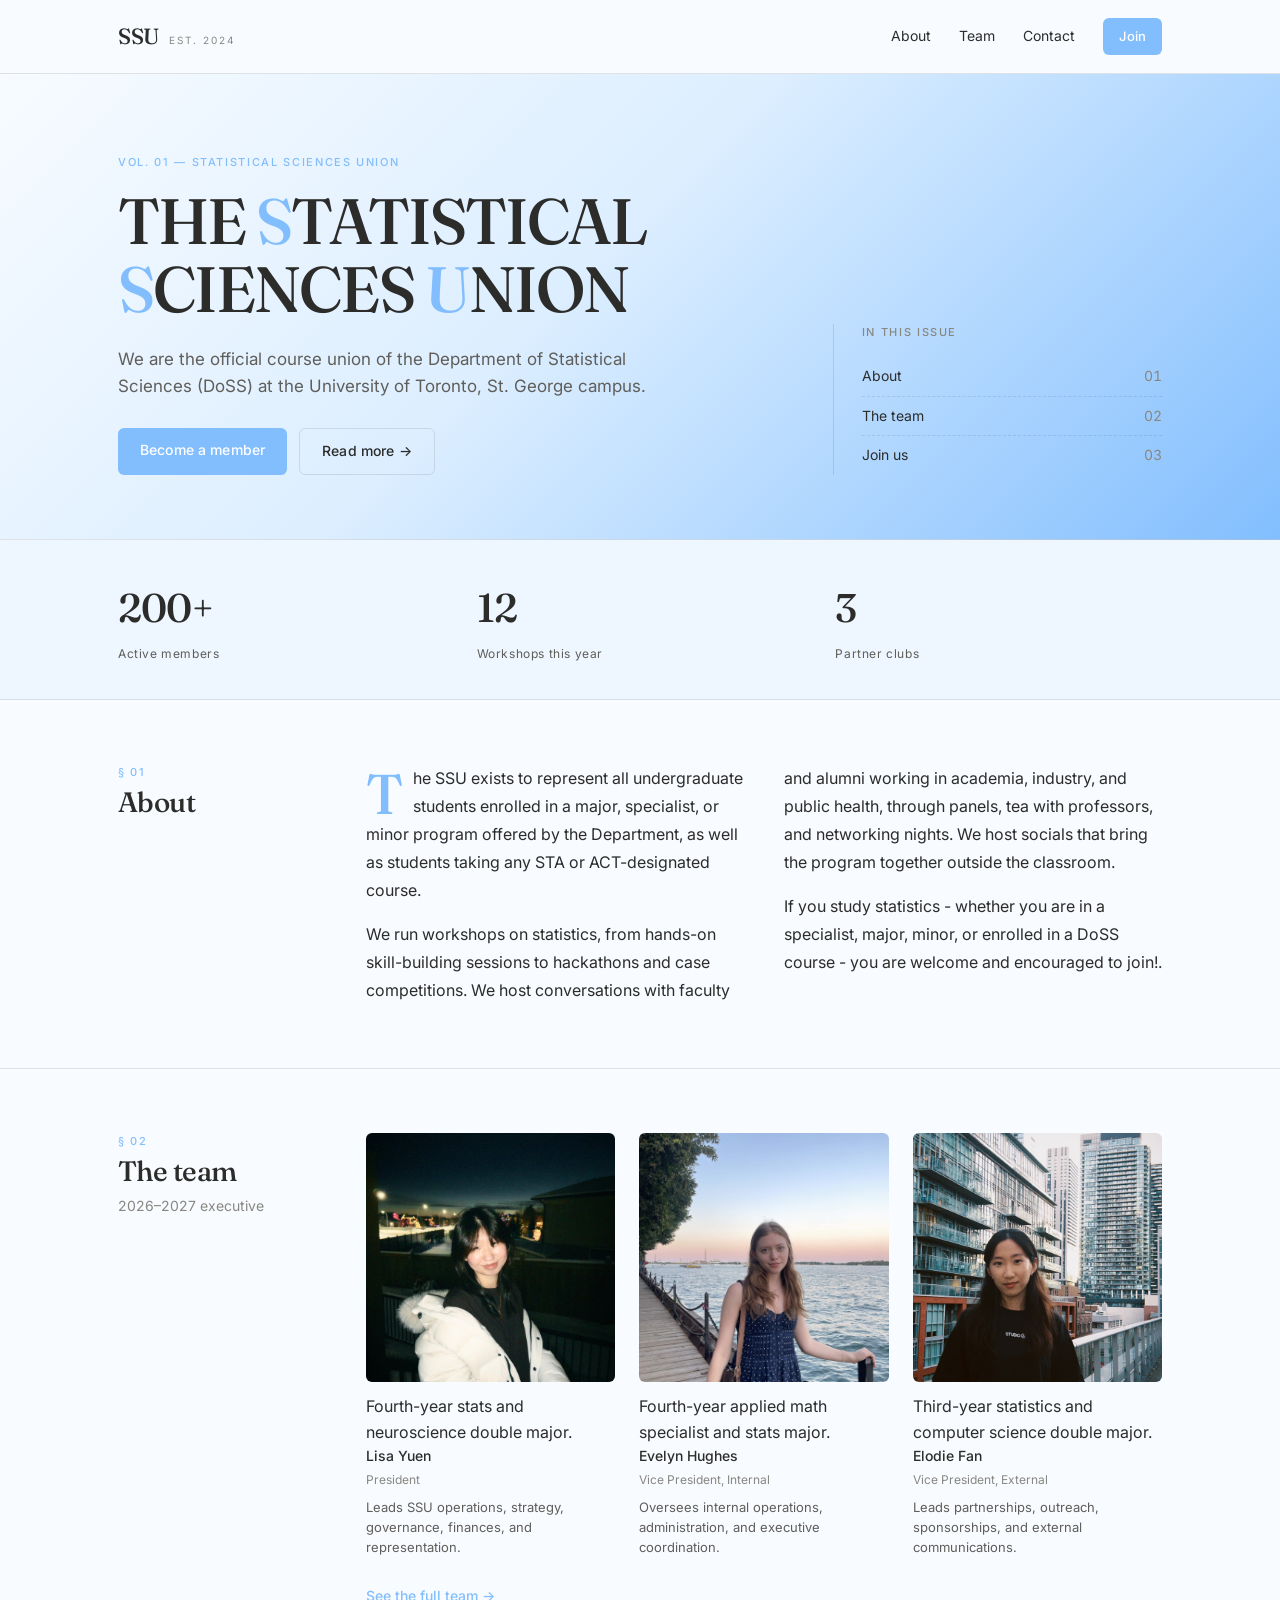
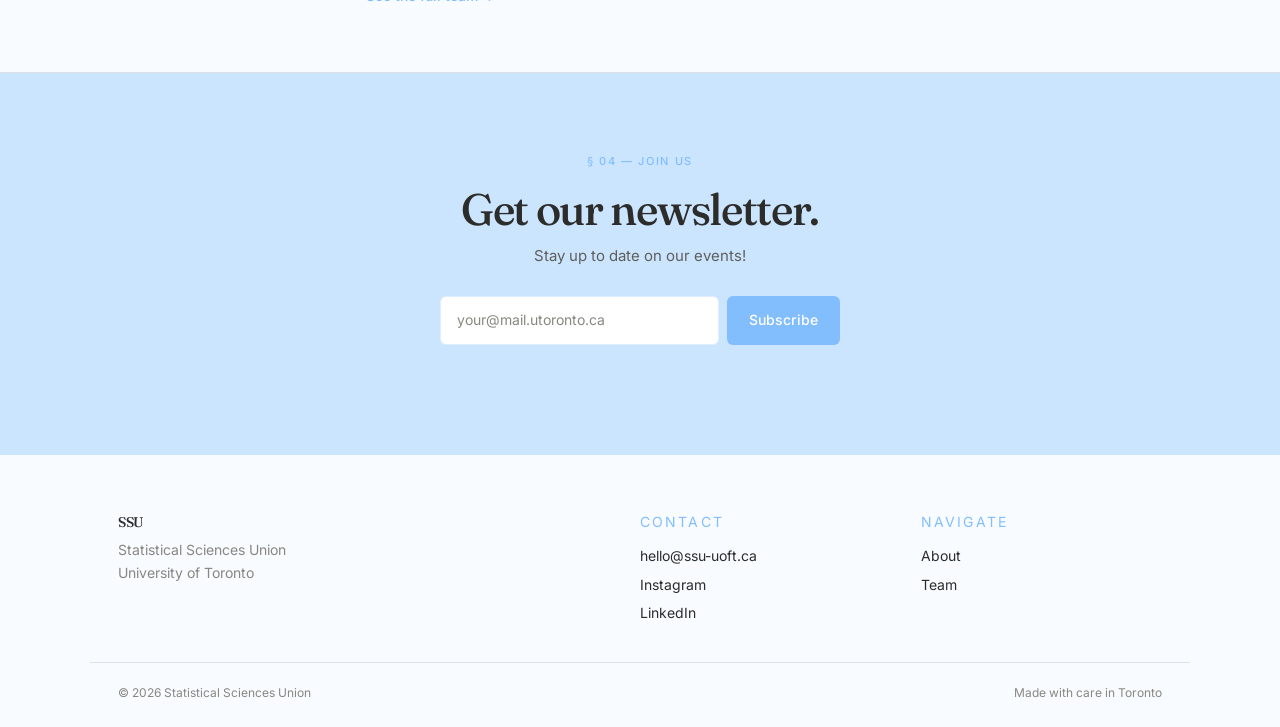
<file: index.html>
<!DOCTYPE html>
<html lang="en">
<head>
  <meta charset="UTF-8" />
  <meta name="viewport" content="width=device-width, initial-scale=1.0" />
  <meta name="description" content="Statistical Sciences Union at the University of Toronto" />
  <title>SSU · Statistical Sciences Union at UofT</title>
  <link rel="preconnect" href="https://fonts.googleapis.com" />
  <link rel="preconnect" href="https://fonts.gstatic.com" crossorigin />
  <link href="https://fonts.googleapis.com/css2?family=Fraunces:opsz,wght,SOFT@9..144,400;9..144,500;9..144,400..500&family=Inter:wght@400;500&display=swap" rel="stylesheet" />
  <link rel="stylesheet" href="assets/css/main.css" />
</head>
<body>


  <div id="masthead"></div>


  <main>


    <section class="hero">
      <div class="container hero__inner">
        <div class="hero__main">
          <p class="eyebrow">Vol. 01 &mdash; Statistical Sciences Union</p>
          <h1 class="display">
            THE <b>S</b>TATISTICAL <b>S</b>CIENCES <b>U</b>NION
          </h1>
          <p class="lede">
             We are the official course union of the Department of Statistical Sciences (DoSS) at the University of Toronto, St. George campus. 
          </p>
          <div class="hero__actions">
            <a href="#join" class="btn btn--primary">Become a member</a>
            <a href="#about" class="btn btn--ghost">Read more &rarr;</a>
          </div>
        </div>
        <aside class="hero__toc" aria-label="Table of contents">
          <p class="eyebrow eyebrow--muted">In this issue</p>
          <ol class="toc">
            <li><a href="#about"><span>About</span><span class="toc__num">01</span></a></li>
            <li><a href="pages/team.html"><span>The team</span><span class="toc__num">02</span></a></li>
            <!-- <li><a href="pages/resources.html"><span>Resources</span><span class="toc__num">03</span></a></li> -->
            <li><a href="#join"><span>Join us</span><span class="toc__num">03</span></a></li>
          </ol>
        </aside>
      </div>
    </section>


    <section class="stats">
      <div class="container stats__grid">
        <div class="stat">
          <p class="stat__num">200+</p>
          <p class="stat__label">Active members</p>
        </div>
        <div class="stat">
          <p class="stat__num">12</p>
          <p class="stat__label">Workshops this year</p>
        </div>
        <div class="stat">
          <p class="stat__num">3</p>
          <p class="stat__label">Partner clubs</p>
        </div>
      </div>
    </section>


    <section class="article" id="about">
      <div class="container article__grid">
        <header class="article__header">
          <p class="section-num">&sect; 01</p>
          <h2 class="section-title">About</h2>
        </header>
        <div class="article__body prose">
          <p class="dropcap">
            The SSU exists to represent all undergraduate students enrolled in a major, specialist, or minor program offered by the Department, as well as students taking any STA or ACT-designated course.
          </p>
          <p>
            We run workshops on statistics, from hands-on skill-building sessions to hackathons and case competitions. We host conversations with faculty and alumni working in academia, industry, and public health, through panels, tea with professors, and networking nights. We host socials that bring the program together outside the classroom.
          </p>
          <p>
            If you study statistics - whether you are in a specialist, major, minor, or enrolled in a DoSS course - you are welcome and encouraged to join!.
          </p>
        </div>
      </div>
    </section>


    <section class="article" id="team">
      <div class="container article__grid">
        <header class="article__header">
          <p class="section-num">&sect; 02</p>
          <h2 class="section-title">The team</h2>
          <p class="section-caption">2026&ndash;2027 executive</p>
        </header>
        <div class="article__body">
          <div id="teamGrid" class="team-grid" data-names="Lisa Yuen, Evelyn Hughes, Elodie Fan"></div>
          <p class="see-all"><a href="pages/team.html">See the full team &rarr;</a></p>
        </div>
      </div>
    </section>

    <!--
    <section class="article" id="resources">
      <div class="container article__grid">
        <header class="article__header">
          <p class="section-num">&sect; 03</p>
          <h2 class="section-title">Resources</h2>
          <p class="section-caption">Study guides, course notes, and cheat sheets written by students who took the courses.</p>
        </header>
        <div class="article__body">
          <ul class="resource-list">
            <li class="resource">
              <div>
                <p class="resource__title">STA257 study guide</p>
                <p class="resource__desc">Probability foundations, with worked examples</p>
              </div>
              <a href="#" class="resource__cta">Read &rarr;</a>
            </li>
            <li class="resource">
              <div>
                <p class="resource__title">STA314 cheat sheets</p>
                <p class="resource__desc">Statistical machine learning, by topic</p>
              </div>
              <a href="#" class="resource__cta">Read &rarr;</a>
            </li>
            <li class="resource">
              <div>
                <p class="resource__title">Course planning guide</p>
                <p class="resource__desc">From current students, on what to take when</p>
              </div>
              <a href="#" class="resource__cta">Read &rarr;</a>
            </li>
          </ul>
          <p class="see-all"><a href="pages/resources.html">Browse all resources &rarr;</a></p>
        </div>
      </div>
    </section>
    -->

    <section class="join" id="join">
      <div class="container join__inner">
        <p class="eyebrow eyebrow--accent">&sect; 04 &mdash; Join us</p>
        <h2 class="join__title">Get our newsletter.</h2>
        <p class="join__lede">
          Stay up to date on our events!
        </p>
        <form class="join__form" id="joinForm" novalidate>
          <label for="email" class="sr-only">Email address</label>
          <input
            type="email"
            id="email"
            name="email"
            placeholder="your@mail.utoronto.ca"
            required
          />
          <button type="submit" class="btn btn--primary">Subscribe</button>
        </form>
        <p class="join__note" id="joinNote" role="status"></p>
      </div>
    </section>

  </main>

  <div id="footer"></div>

  <script src="assets/js/header_footer.js"></script>
  <script src="assets/js/main.js"></script>
  <script src="assets/js/team.js"></script>
</body>
</html>
</file>
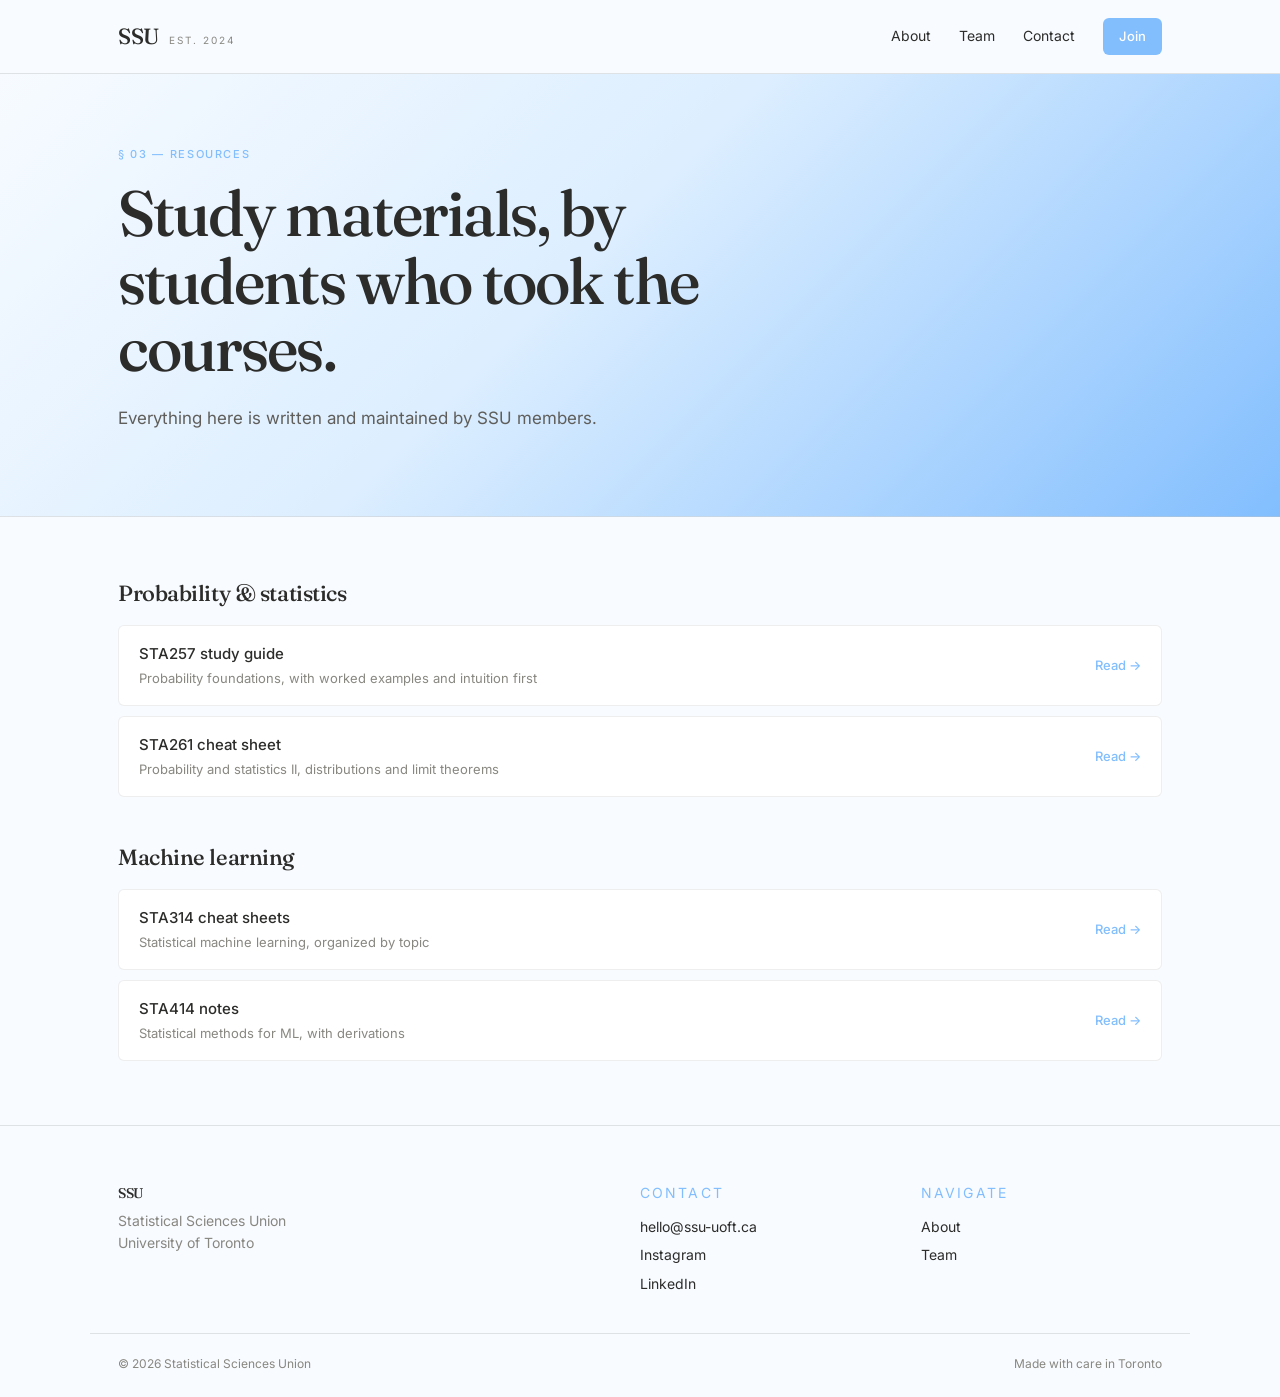
<file: pages/resources.html>
<!DOCTYPE html>
<html lang="en">
<head>
  <meta charset="UTF-8" />
  <meta name="viewport" content="width=device-width, initial-scale=1.0" />
  <meta name="description" content="Study guides, course notes, and resources from the Statistical Sciences Union at UofT." />
  <title>Resources · SSU</title>
  <link rel="preconnect" href="https://fonts.googleapis.com" />
  <link rel="preconnect" href="https://fonts.gstatic.com" crossorigin />
  <link href="https://fonts.googleapis.com/css2?family=Fraunces:opsz,wght,SOFT@9..144,400;9..144,500;9..144,400..500&family=Inter:wght@400;500&display=swap" rel="stylesheet" />
  <link rel="stylesheet" href="../assets/css/main.css" />
</head>
<body>


  <div id="masthead"></div>


  <main>


    <section class="page-header">
      <div class="container">
        <p class="eyebrow">&sect; 03 &mdash; Resources</p>
        <h1 class="display">Study materials, by students who took the courses.</h1>
        <p class="lede">
          Everything here is written and maintained by SSU members.
        </p>
      </div>
    </section>


    <section class="article">
      <div class="container">


        <div class="resource-section">
          <h2 class="section-title">Probability &amp; statistics</h2>
          <ul class="resource-list">
            <li class="resource">
              <div>
                <p class="resource__title">STA257 study guide</p>
                <p class="resource__desc">Probability foundations, with worked examples and intuition first</p>
              </div>
              <a href="#" class="resource__cta">Read &rarr;</a>
            </li>
            <li class="resource">
              <div>
                <p class="resource__title">STA261 cheat sheet</p>
                <p class="resource__desc">Probability and statistics II, distributions and limit theorems</p>
              </div>
              <a href="#" class="resource__cta">Read &rarr;</a>
            </li>
          </ul>
        </div>


        <div class="resource-section">
          <h2 class="section-title">Machine learning</h2>
          <ul class="resource-list">
            <li class="resource">
              <div>
                <p class="resource__title">STA314 cheat sheets</p>
                <p class="resource__desc">Statistical machine learning, organized by topic</p>
              </div>
              <a href="#" class="resource__cta">Read &rarr;</a>
            </li>
            <li class="resource">
              <div>
                <p class="resource__title">STA414 notes</p>
                <p class="resource__desc">Statistical methods for ML, with derivations</p>
              </div>
              <a href="#" class="resource__cta">Read &rarr;</a>
            </li>
          </ul>
        </div>


      </div>
    </section>


  </main>


  <div id="footer"></div>


  <script src="../assets/js/header_footer.js"></script>
  <script src="../assets/js/main.js"></script>
</body>
</html>
</file>
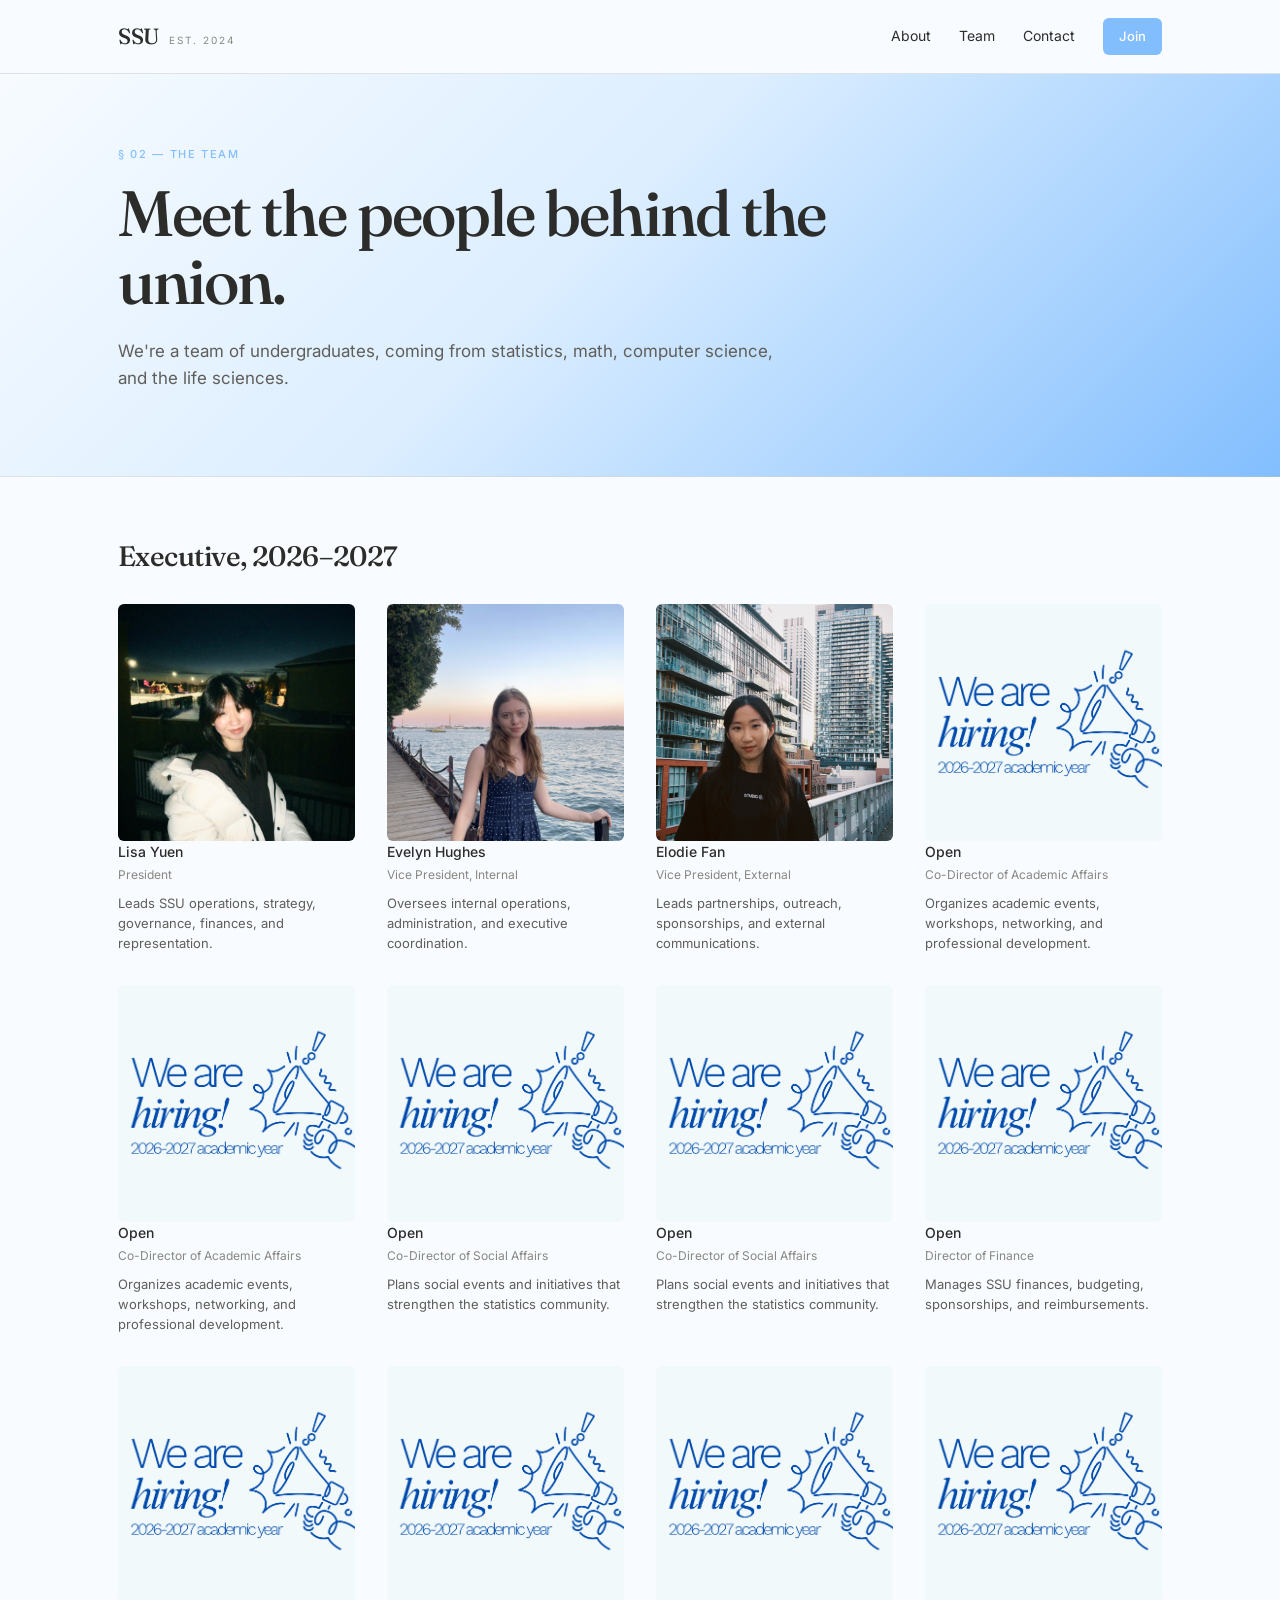
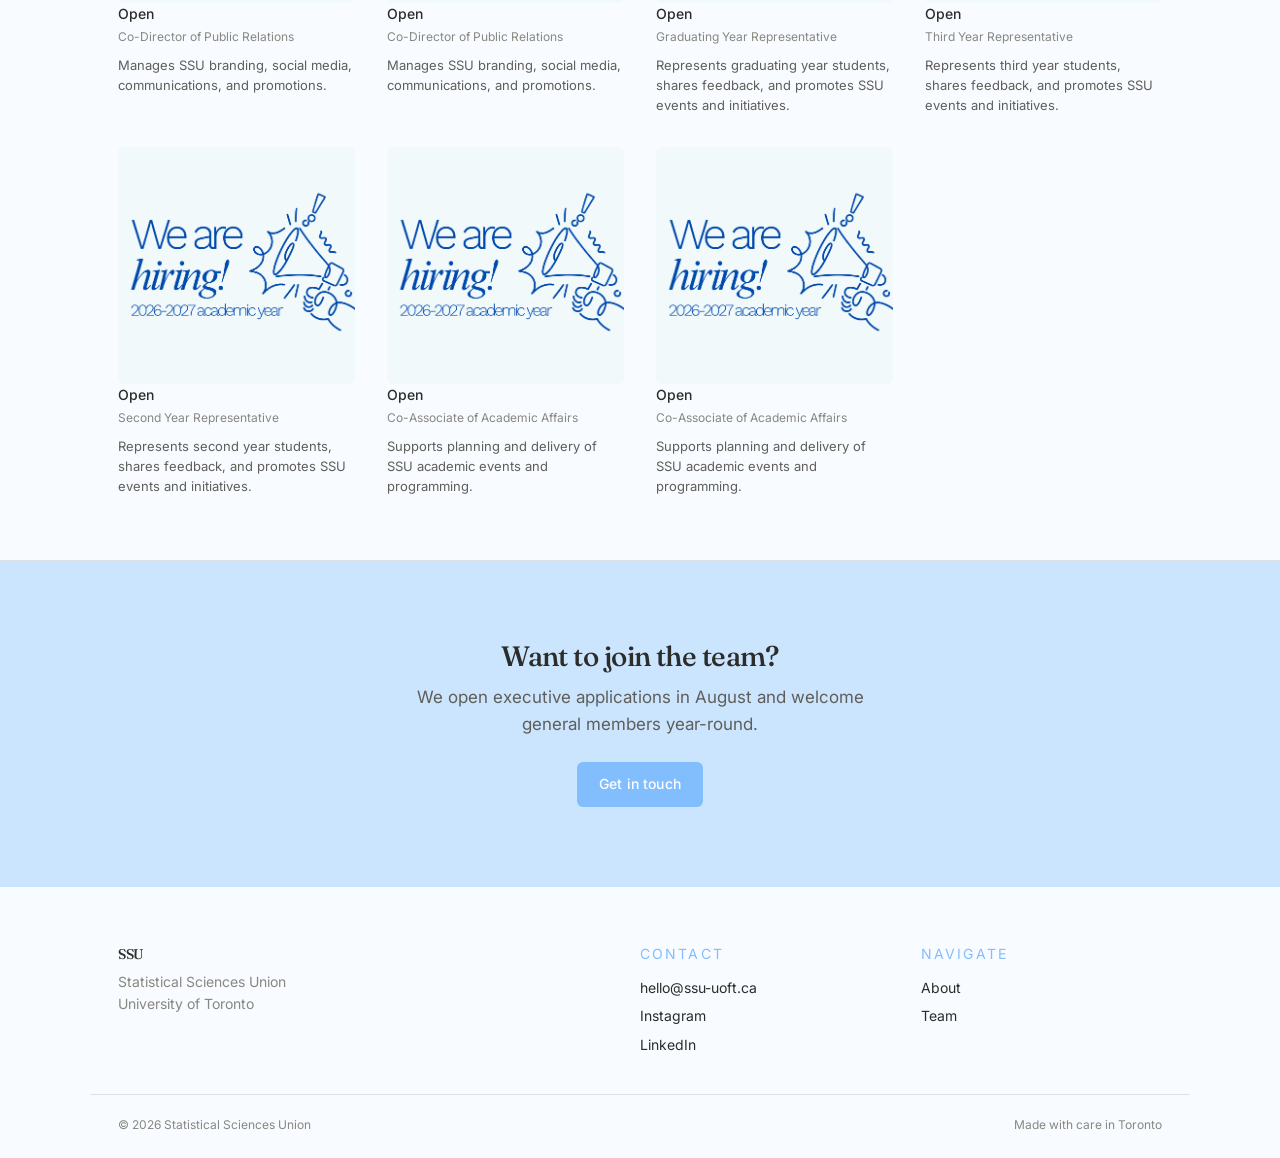
<file: pages/team.html>
<!DOCTYPE html>
<html lang="en">
<head>
  <meta charset="UTF-8" />
  <meta name="viewport" content="width=device-width, initial-scale=1.0" />
  <meta name="description" content="The 2026-2027 executive team of the Statistical Sciences Union at UofT." />
  <title>Team · SSU</title>


  <link rel="preconnect" href="https://fonts.googleapis.com" />
  <link rel="preconnect" href="https://fonts.gstatic.com" crossorigin />
  <link href="https://fonts.googleapis.com/css2?family=Fraunces:opsz,wght,SOFT@9..144,400;9..144,500;9..144,400..500&family=Inter:wght@400;500&display=swap" rel="stylesheet" />
  <link rel="stylesheet" href="../assets/css/main.css" />


  <style>
    /* Hover-to-reveal bio on member portraits */
    .member__portrait-wrap {
      position: relative;
      overflow: hidden;
      border-radius: inherit;
      cursor: default;
    }

    .member__portrait-wrap .member__portrait,
    .member__portrait-wrap .member__portrait--placeholder,
    .member__portrait-wrap .member__portrait--empty {
      margin: 0;
    }

    .member__hover-bio {
      position: absolute;
      inset: 0;
      display: flex;
      align-items: center;
      justify-content: center;
      text-align: center;
      padding: 16px;
      background: rgba(20, 20, 20, 0.86);
      color: #fff;
      font-family: "Inter", sans-serif;
      font-size: 0.9rem;
      line-height: 1.4;
      opacity: 0;
      transform: translateY(6px);
      transition: opacity 0.25s ease, transform 0.25s ease;
      pointer-events: none;
    }


    .member__portrait-wrap:hover .member__hover-bio,
    .member__portrait-wrap:focus-within .member__hover-bio {
      opacity: 1;
      transform: translateY(0);
    }


    .member__portrait-wrap:focus {
      outline: 2px solid rgba(255, 255, 255, 0.6);
      outline-offset: 2px;
    }
  </style>
</head>


<body>


  <div id="masthead"></div>


  <main>


    <section class="page-header">
      <div class="container">
        <p class="eyebrow">&sect; 02 &mdash; The team</p>


        <h1 class="display">
          Meet the people behind the union.
        </h1>


        <p class="lede">
          We're a team of undergraduates, coming from statistics, math, computer science, and the life sciences.
        </p>
      </div>
    </section>


    <section class="article">
      <div class="container">


        <h2 class="section-title" style="margin-bottom:32px;">
          Executive, 2026&ndash;2027
        </h2>


        <!-- Populated automatically by team.js -->
        <div id="teamGrid" class="team-grid team-grid--large"></div>


      </div>
    </section>
   
    <section class="cta-section">
      <div class="container cta-section__inner">
        <h2 class="section-title">Want to join the team?</h2>


        <p class="lede">
          We open executive applications in August and welcome general members
          year-round.
        </p>


        <a href="../index.html#join" class="btn btn--primary">
          Get in touch
        </a>
      </div>
    </section>


  </main>


  <div id="footer"></div>


  <script src="../assets/js/header_footer.js"></script>
  <script src="../assets/js/main.js"></script>
  <script src="../assets/js/team.js"></script>

</body>
</html>
</file>
<file: assets/css/main.css>
/* =========================================================
   SSU · Statistical Sciences Union
   Editorial design system
   ========================================================= */

/* ---------- Design tokens ---------- */
:root {
  /* Colors */
  --paper: #F8FBFF;
  --paper-warm: #EEF6FF;
  --ink: #2C2C2A;
  --ink-soft: #5F5E5A;
  --ink-mute: #888780;
  --rule: rgba(44, 44, 42, 0.12);
  --rule-soft: rgba(44, 44, 42, 0.08);
  --accent: #82BEFE;
  --accent-deep: #5FA8F5;
  --card: #FFFFFF;

  /* Type */
  --font-serif: "Fraunces", "Iowan Old Style", Georgia, serif;
  --font-sans: "Inter", -apple-system, BlinkMacSystemFont, "Segoe UI", sans-serif;

  /* Layout */
  --container: 1100px;
  --container-pad: 28px;
  --radius: 6px;

  /* Motion */
  --ease: cubic-bezier(0.2, 0.7, 0.2, 1);
}

/* ---------- Reset ---------- */
*, *::before, *::after { box-sizing: border-box; }
html { scroll-behavior: smooth; }
body {
  margin: 0;
  font-family: var(--font-sans);
  font-size: 16px;
  line-height: 1.6;
  color: var(--ink);
  background: var(--paper);
  -webkit-font-smoothing: antialiased;
  text-rendering: optimizeLegibility;
}
img { max-width: 100%; display: block; }
a { color: inherit; text-decoration: none; }
button { font: inherit; cursor: pointer; }

.sr-only {
  position: absolute;
  width: 1px; height: 1px;
  padding: 0; margin: -1px;
  overflow: hidden;
  clip: rect(0, 0, 0, 0);
  border: 0;
}

/* ---------- Layout ---------- */
.container {
  max-width: var(--container);
  margin: 0 auto;
  padding: 0 var(--container-pad);
}

/* ---------- Typography ---------- */
h1, h2, h3 {
  font-family: var(--font-serif);
  font-weight: 500;
  letter-spacing: -0.02em;
  margin: 0;
  color: var(--ink);
}

.display {
  font-size: clamp(40px, 6vw, 64px);
  line-height: 1.05;
  letter-spacing: -0.03em;
  margin: 0 0 24px;
}
.display em {
  font-style: italic;
  color: var(--accent);
  font-feature-settings: "ss01";
}

.display b {
  font-weight: 500;
  color: var(--accent);
  font-feature-settings: "ss01";
}

.lede {
  font-size: 17px;
  line-height: 1.6;
  color: var(--ink-soft);
  max-width: 52ch;
  margin: 0 0 28px;
}

.eyebrow {
  font-family: var(--font-sans);
  font-size: 11px;
  font-weight: 500;
  letter-spacing: 0.15em;
  text-transform: uppercase;
  color: var(--accent);
  margin: 0 0 16px;
}
.eyebrow--muted { color: var(--ink-mute); }
.eyebrow--accent { color: var(--accent); }

.section-num {
  font-family: var(--font-sans);
  font-size: 11px;
  font-weight: 500;
  letter-spacing: 0.15em;
  text-transform: uppercase;
  color: var(--accent);
  margin: 0 0 6px;
}

.section-title {
  font-size: 28px;
  line-height: 1.1;
  margin: 0 0 8px;
}

.section-caption {
  font-size: 14px;
  color: var(--ink-mute);
  margin: 8px 0 0;
  max-width: 28ch;
}

/* ---------- Buttons ---------- */
.btn {
  display: inline-block;
  font-family: var(--font-sans);
  font-size: 14px;
  font-weight: 500;
  padding: 11px 22px;
  border-radius: var(--radius);
  transition: background 0.2s var(--ease), color 0.2s var(--ease), transform 0.2s var(--ease);
  border: 1px solid transparent;
  letter-spacing: 0.01em;
}
.btn--primary {
  background: #82BEFE;
  color: white;
  border: none;
}
.btn--primary:hover {
  background: #6FB2FF;
}
.btn--ghost {
  background: transparent;
  color: var(--ink);
  border-color: var(--rule);
}
.btn--ghost:hover { background: var(--paper-warm); }

/* ---------- Masthead ---------- */
.masthead {
  position: sticky;
  top: 0;
  z-index: 50;
  background: var(--paper);
  border-bottom: 1px solid var(--rule);
  backdrop-filter: blur(6px);
}
.masthead__inner {
  display: flex;
  justify-content: space-between;
  align-items: center;
  padding-top: 18px;
  padding-bottom: 18px;
}
.masthead__logo {
  display: flex;
  align-items: baseline;
  gap: 10px;
}
.logo-mark {
  font-family: var(--font-serif);
  font-size: 22px;
  font-weight: 500;
  letter-spacing: -0.02em;
  color: var(--ink);
}
.logo-tag {
  font-size: 10px;
  letter-spacing: 0.2em;
  text-transform: uppercase;
  color: var(--ink-mute);
}
.masthead__nav {
  display: flex;
  align-items: center;
  gap: 28px;
  font-size: 14px;
}
.masthead__nav a:not(.btn) {
  position: relative;
  padding: 4px 0;
}
.masthead__nav a:not(.btn)::after {
  content: "";
  position: absolute;
  left: 0; right: 0; bottom: -2px;
  height: 1px;
  background: var(--accent);
  transform: scaleX(0);
  transform-origin: left;
  transition: transform 0.3s var(--ease);
}
.masthead__nav a:not(.btn):hover::after { transform: scaleX(1); }
.masthead__nav .btn { padding: 8px 16px; font-size: 13px; }

.masthead__menu {
  display: none;
  background: transparent;
  border: none;
  padding: 8px;
  flex-direction: column;
  gap: 5px;
}
.masthead__menu span {
  display: block;
  width: 22px; height: 1.5px;
  background: var(--ink);
}

/* ---------- Hero ---------- */
.hero {
  background: linear-gradient(
    135deg,
    #F7FBFF 0%,
    #DCEEFF 45%,
    #82BEFE 100%
  );
  padding: 80px 0 64px;
  border-bottom: 1px solid var(--rule);
}
.hero__inner {
  display: grid;
  grid-template-columns: 2fr 1fr;
  gap: 56px;
  align-items: end;
}
.hero__actions {
  display: flex;
  gap: 12px;
  flex-wrap: wrap;
}
.hero__toc {
  border-left: 1px solid var(--rule);
  padding-left: 28px;
}
.toc {
  list-style: none;
  margin: 0; padding: 0;
  font-size: 14px;
}
.toc li a {
  display: flex;
  justify-content: space-between;
  padding: 8px 0;
  border-bottom: 1px dashed var(--rule);
  transition: color 0.2s var(--ease);
}
.toc li:last-child a { border-bottom: none; }
.toc li a:hover { color: var(--accent); }
.toc__num { color: var(--ink-mute); font-variant-numeric: tabular-nums; }

/* ---------- Stats strip ---------- */
.stats {
  background: var(--paper-warm);
  border-bottom: 1px solid var(--rule);
}
.stats__grid {
  display: grid;
  grid-template-columns: repeat(3, 1fr);
  gap: 32px;
  padding-top: 36px;
  padding-bottom: 36px;
}
.stat__num {
  font-family: var(--font-serif);
  font-size: 40px;
  font-weight: 500;
  margin: 0 0 4px;
  letter-spacing: -0.02em;
  color: var(--ink);
}
.stat__label {
  font-size: 12px;
  letter-spacing: 0.05em;
  color: var(--ink-soft);
  margin: 0;
}

/* ---------- Article sections ---------- */
.article {
  padding: 64px 0;
  border-bottom: 1px solid var(--rule);
}
.article__grid {
  display: grid;
  grid-template-columns: 200px 1fr;
  gap: 48px;
  align-items: start;
}
.article__header {
  position: sticky;
  top: 100px;
}

/* Prose */
.prose {
  font-size: 16px;
  line-height: 1.75;
  column-count: 2;
  column-gap: 40px;
}
.prose p { margin: 0 0 16px; }
.prose p:last-child { margin-bottom: 0; }
.dropcap::first-letter {
  font-family: var(--font-serif);
  font-size: 56px;
  line-height: 0.85;
  float: left;
  margin: 6px 10px 0 0;
  color: var(--accent);
  font-weight: 500;
}

/* ---------- Team ---------- */
.team-grid {
  display: grid;
  grid-template-columns: repeat(auto-fit, minmax(160px, 1fr));
  gap: 24px;
}
.member { margin: 0; }
.member__portrait {
  width: 100%;
  aspect-ratio: 1;
  background: #E8DCC4;
  border-radius: var(--radius);
  margin-bottom: 12px;
  display: flex;
  align-items: center;
  justify-content: center;
  font-family: var(--font-serif);
  font-size: 32px;
  color: var(--ink-mute);
  letter-spacing: -0.02em;
}
.member__portrait--empty { background: #EFE6D2; }
.member__name {
  font-size: 14px;
  font-weight: 500;
  margin: 0 0 2px;
  color: var(--ink);
}
.member__role {
  font-size: 12px;
  color: var(--ink-mute);
  margin: 0;
}

/* ---------- Resources ---------- */
.resource-list {
  list-style: none;
  margin: 0; padding: 0;
  display: grid;
  gap: 10px;
}
.resource {
  display: flex;
  justify-content: space-between;
  align-items: center;
  padding: 16px 20px;
  background: var(--card);
  border: 1px solid var(--rule-soft);
  border-radius: var(--radius);
  transition: border-color 0.2s var(--ease), transform 0.2s var(--ease);
}
.resource:hover {
  border-color: var(--rule);
  transform: translateX(2px);
}
.resource__title {
  font-size: 15px;
  font-weight: 500;
  margin: 0 0 2px;
  color: var(--ink);
}
.resource__desc {
  font-size: 13px;
  color: var(--ink-mute);
  margin: 0;
}
.resource__cta {
  font-size: 13px;
  color: var(--accent);
  font-weight: 500;
  white-space: nowrap;
  margin-left: 16px;
}

/* ---------- Join / Newsletter ---------- */
.join {
  background: #CBE5FF;
  color: var(--ink);
  padding: 80px 0;
  text-align: center;
}
.join__inner { max-width: 520px; margin: 0 auto; padding: 0 var(--container-pad); }
.join__title {
  font-size: 44px;
  line-height: 1.05;
  margin: 0 0 12px;
  color: var(--ink);
  letter-spacing: -0.03em;
}
.join__lede {
  font-size: 15px;
  color: var(--ink-soft);
  margin: 0 0 28px;
}
.join__form {
  display: flex;
  gap: 8px;
  max-width: 400px;
  margin: 0 auto;
}
.join__form input {
  flex: 1;
  background: white;
  border: 1px solid rgba(130, 190, 254, 0.25);
  color: var(--ink);
  padding: 12px 16px;
  border-radius: var(--radius);
  font: inherit;
  font-size: 14px;
  outline: none;
  transition: border-color 0.2s var(--ease);
}
.join__form input:focus { border-color: var(--accent); }
.join__form input::placeholder { color: var(--ink-mute); }
.join__note {
  font-size: 13px;
  color: var(--ink-soft);
  margin: 12px 0 0;
  min-height: 18px;
}
.join__note.is-success { color: #97C459; }
.join__note.is-error { color: #F09595; }

/* ---------- Footer ---------- */
.footer {
  background: var(--paper);
  padding: 56px 0 24px;
}
.footer__inner {
  display: grid;
  grid-template-columns: 2fr 1fr 1fr;
  gap: 40px;
  padding-bottom: 32px;
  border-bottom: 1px solid var(--rule);
}
.footer__col p { margin: 0 0 6px; font-size: 14px; }
.footer__col a:hover { color: var(--accent); }
.footer__about { color: var(--ink-mute); font-size: 13px; line-height: 1.6; }
.footer__label {
  font-size: 11px;
  letter-spacing: 0.15em;
  text-transform: uppercase;
  color: var(--accent);
  margin: 0 0 12px !important;
}
.logo-mark--footer { font-size: 28px; margin-bottom: 8px; }
.footer__base {
  padding-top: 20px;
  display: flex;
  justify-content: space-between;
  font-size: 12px;
  color: var(--ink-mute);
}

/* ---------- Sub-page header ---------- */
.page-header {
  background: linear-gradient(
    135deg,
    #F7FBFF 0%,
    #DCEEFF 45%,
    #82BEFE 100%
  );
  padding: 72px 0 56px;
  border-bottom: 1px solid var(--rule);
}
.page-header .display { max-width: 18ch; }
.page-header .lede { max-width: 60ch; }

/* ---------- See-all link ---------- */
.see-all {
  margin: 28px 0 0;
  font-size: 14px;
}
.see-all a {
  color: var(--accent);
  font-weight: 500;
  border-bottom: 1px solid transparent;
  transition: border-color 0.2s var(--ease);
}
.see-all a:hover { border-bottom-color: var(--accent); }

/* ---------- Resource sections (sub-page) ---------- */
.resource-section {
  margin-bottom: 48px;
}
.resource-section:last-child { margin-bottom: 0; }
.resource-section .section-title {
  margin-bottom: 20px;
  font-size: 22px;
}

/* ---------- Team grid (large on sub-page) ---------- */
.team-grid--large {
  grid-template-columns: repeat(auto-fit, minmax(220px, 1fr));
  gap: 32px;
}
.member__bio {
  font-size: 13px;
  color: var(--ink-soft);
  line-height: 1.55;
  margin: 8px 0 0;
}

/* ---------- CTA section ---------- */
.cta-section {
  background: #CBE5FF;
  color: var(--ink);
  padding: 80px 0;
  text-align: center;
}
.cta-section__inner { max-width: 520px; margin: 0 auto; }
.cta-section .section-title { margin-bottom: 12px; }
.cta-section .lede { margin: 0 auto 24px; }

/* =========================================================
   Responsive
   ========================================================= */
@media (max-width: 860px) {
  .hero { padding: 56px 0 40px; }
  .hero__inner {
    grid-template-columns: 1fr;
    gap: 40px;
  }
  .hero__toc {
    border-left: none;
    border-top: 1px solid var(--rule);
    padding-left: 0;
    padding-top: 24px;
  }
  .article__grid {
    grid-template-columns: 1fr;
    gap: 24px;
  }
  .article__header { position: static; }
  .prose { column-count: 1; }
  .stats__grid { grid-template-columns: repeat(3, 1fr); gap: 16px; }
  .stat__num { font-size: 32px; }
  .footer__inner { grid-template-columns: 1fr 1fr; }
}

@media (max-width: 640px) {
  :root { --container-pad: 20px; }
  .masthead__nav { display: none; }
  .masthead__menu { display: flex; }
  .masthead__nav.is-open {
    display: flex;
    position: absolute;
    top: 100%; left: 0; right: 0;
    flex-direction: column;
    background: var(--paper);
    border-bottom: 1px solid var(--rule);
    padding: 16px var(--container-pad);
    gap: 14px;
    align-items: flex-start;
  }
  .display { font-size: 38px; }
  .join__title { font-size: 32px; }
  .join__form { flex-direction: column; }
  .stats__grid { grid-template-columns: 1fr; gap: 20px; text-align: left; }
  .footer__inner { grid-template-columns: 1fr; gap: 28px; }
  .footer__base { flex-direction: column; gap: 6px; }
  .resource { flex-direction: column; align-items: flex-start; gap: 8px; }
  .resource__cta { margin-left: 0; }
}
</file>
